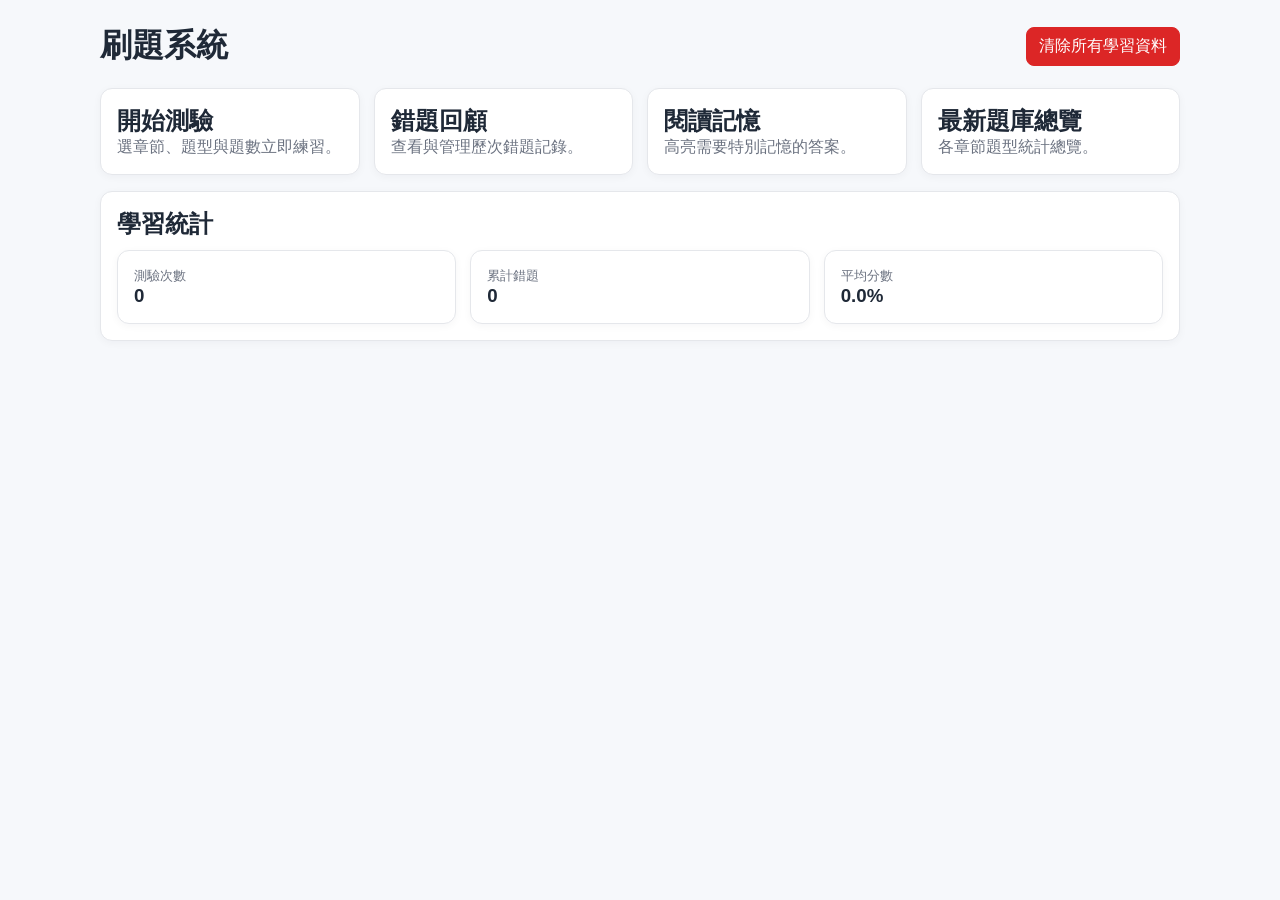
<file: index.html>
<!doctype html>
<html lang="zh-Hant">
  <head>
    <meta charset="UTF-8" />
    <meta name="viewport" content="width=device-width, initial-scale=1" />
    <title>刷題系統</title>
    <link rel="stylesheet" href="./styles.css" />
  </head>
  <body>
    <main class="container">
      <div class="header">
        <h1>刷題系統</h1>
        <button id="clearData" class="danger">清除所有學習資料</button>
      </div>

      <section class="grid nav" aria-label="功能導覽">
        <a class="card-link" href="./quiz.html"><article class="card"><h2>開始測驗</h2><p class="muted">選章節、題型與題數立即練習。</p></article></a>
        <a class="card-link" href="./review.html"><article class="card"><h2>錯題回顧</h2><p class="muted">查看與管理歷次錯題記錄。</p></article></a>
        <a class="card-link" href="./study.html"><article class="card"><h2>閱讀記憶</h2><p class="muted">高亮需要特別記憶的答案。</p></article></a>
        <a class="card-link" href="./page.html"><article class="card"><h2>最新題庫總覽</h2><p class="muted">各章節題型統計總覽。</p></article></a>
      </section>

      <section class="panel" style="margin-top:16px">
        <h2>學習統計</h2>
        <div class="grid stats" style="margin-top:10px">
          <article class="card"><p class="small muted">測驗次數</p><h3 id="attempts">0</h3></article>
          <article class="card"><p class="small muted">累計錯題</p><h3 id="wrongTotal">0</h3></article>
          <article class="card"><p class="small muted">平均分數</p><h3 id="avgScore">0%</h3></article>
        </div>
      </section>
    </main>

    <script src="./common.js"></script>
    <script src="./index.js"></script>
  </body>
</html>
</file>
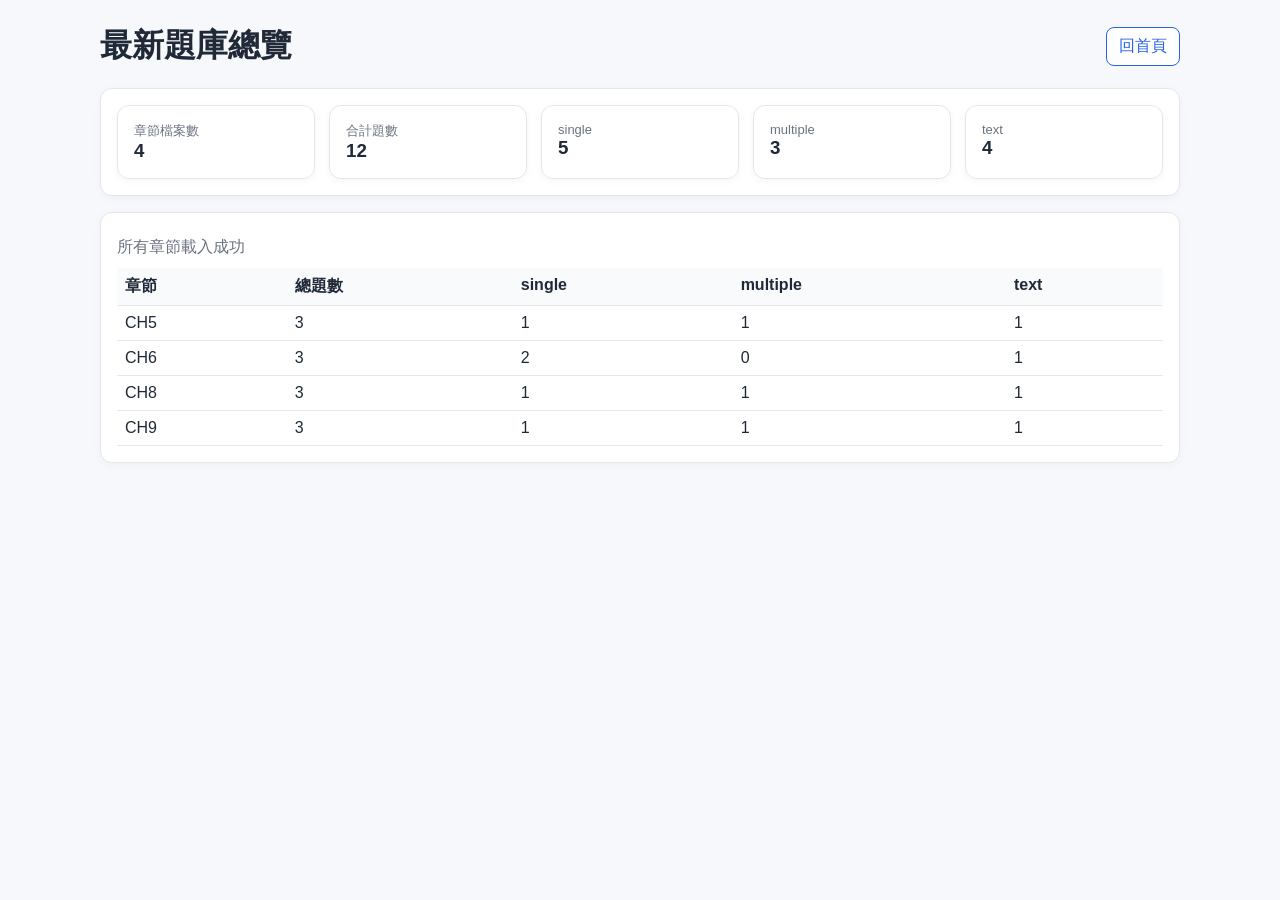
<file: page.html>
<!doctype html>
<html lang="zh-Hant">
  <head>
    <meta charset="UTF-8" />
    <meta name="viewport" content="width=device-width, initial-scale=1" />
    <title>最新題庫總覽</title>
    <link rel="stylesheet" href="./styles.css" />
  </head>
  <body>
    <main class="container">
      <div class="header">
        <h1>最新題庫總覽</h1>
        <a class="btn secondary" href="./index.html">回首頁</a>
      </div>

      <section class="panel">
        <div class="grid stats">
          <article class="card"><p class="small muted">章節檔案數</p><h3 id="chapterFiles">0</h3></article>
          <article class="card"><p class="small muted">合計題數</p><h3 id="totalQuestions">0</h3></article>
          <article class="card"><p class="small muted">single</p><h3 id="totalSingle">0</h3></article>
          <article class="card"><p class="small muted">multiple</p><h3 id="totalMultiple">0</h3></article>
          <article class="card"><p class="small muted">text</p><h3 id="totalText">0</h3></article>
        </div>
      </section>

      <section class="panel" style="margin-top:16px">
        <div id="overviewStatus" class="message"></div>
        <table class="table" style="margin-top:10px">
          <thead>
            <tr>
              <th>章節</th>
              <th>總題數</th>
              <th>single</th>
              <th>multiple</th>
              <th>text</th>
            </tr>
          </thead>
          <tbody id="overviewBody"></tbody>
        </table>
      </section>
    </main>

    <script src="./common.js"></script>
    <script src="./page.js"></script>
  </body>
</html>
</file>
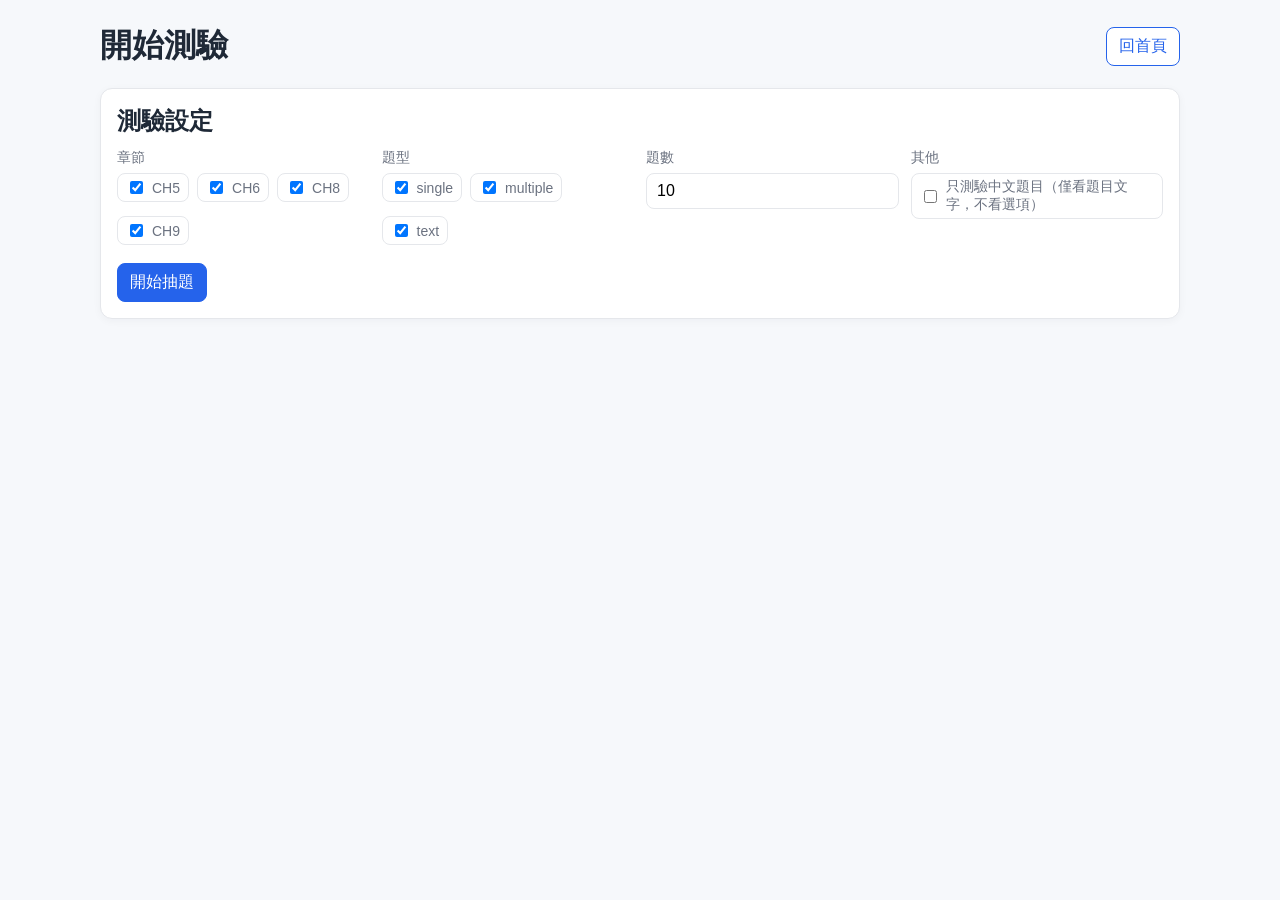
<file: quiz.html>
<!doctype html>
<html lang="zh-Hant">
  <head>
    <meta charset="UTF-8" />
    <meta name="viewport" content="width=device-width, initial-scale=1" />
    <title>開始測驗</title>
    <link rel="stylesheet" href="./styles.css" />
  </head>
  <body>
    <main class="container">
      <div class="header">
        <h1>開始測驗</h1>
        <a class="btn secondary" href="./index.html">回首頁</a>
      </div>

      <section class="panel">
        <h2>測驗設定</h2>
        <div class="controls" style="margin-top: 12px">
          <div>
            <label>章節</label>
            <div class="checkbox-group" id="chapterOptions"></div>
          </div>
          <div>
            <label>題型</label>
            <div class="checkbox-group" id="typeOptions"></div>
          </div>
          <div>
            <label for="questionCount">題數</label>
            <input type="number" id="questionCount" min="1" max="200" value="10" />
          </div>
          <div>
            <label>其他</label>
            <label class="checkbox-item"><input id="chineseOnly" type="checkbox" />只測驗中文題目（僅看題目文字，不看選項）</label>
          </div>
        </div>
        <div class="actions">
          <button id="startBtn">開始抽題</button>
          <span id="status" class="message"></span>
        </div>
      </section>

      <section class="panel" id="quizPanel" style="display:none; margin-top: 16px">
        <div class="header" style="margin-bottom: 8px">
          <h2>題目</h2>
          <button id="submitBtn">提交答案</button>
        </div>
        <div id="quizList" class="list"></div>
      </section>

      <section class="panel" id="resultPanel" style="display:none; margin-top:16px">
        <h2>結果</h2>
        <p id="resultSummary" style="margin-top:8px"></p>
        <div class="actions">
          <button id="retryBtn">再測一次</button>
          <a class="btn secondary" href="./review.html">看錯題</a>
        </div>
      </section>
    </main>

    <script src="./common.js"></script>
    <script src="./quiz.js"></script>
  </body>
</html>
</file>
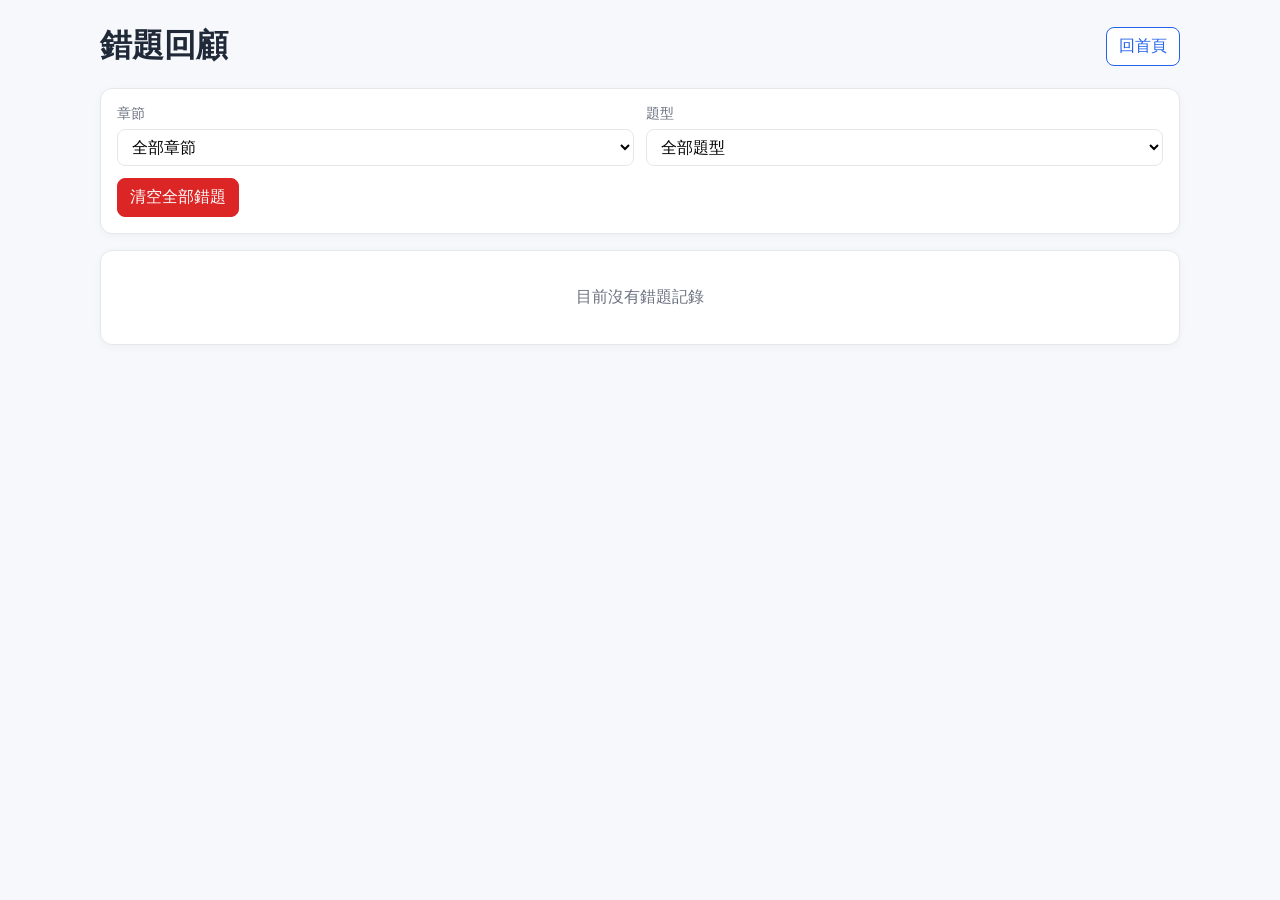
<file: review.html>
<!doctype html>
<html lang="zh-Hant">
  <head>
    <meta charset="UTF-8" />
    <meta name="viewport" content="width=device-width, initial-scale=1" />
    <title>錯題回顧</title>
    <link rel="stylesheet" href="./styles.css" />
  </head>
  <body>
    <main class="container">
      <div class="header">
        <h1>錯題回顧</h1>
        <a class="btn secondary" href="./index.html">回首頁</a>
      </div>

      <section class="panel">
        <div class="controls">
          <div>
            <label for="chapterFilter">章節</label>
            <select id="chapterFilter">
              <option value="all">全部章節</option>
            </select>
          </div>
          <div>
            <label for="typeFilter">題型</label>
            <select id="typeFilter">
              <option value="all">全部題型</option>
              <option value="single">single</option>
              <option value="multiple">multiple</option>
              <option value="text">text</option>
            </select>
          </div>
        </div>
        <div class="actions">
          <button id="clearWrong" class="danger">清空全部錯題</button>
        </div>
      </section>

      <section class="panel" style="margin-top:16px">
        <div id="wrongList" class="list"></div>
      </section>
    </main>

    <script src="./common.js"></script>
    <script src="./review.js"></script>
  </body>
</html>
</file>
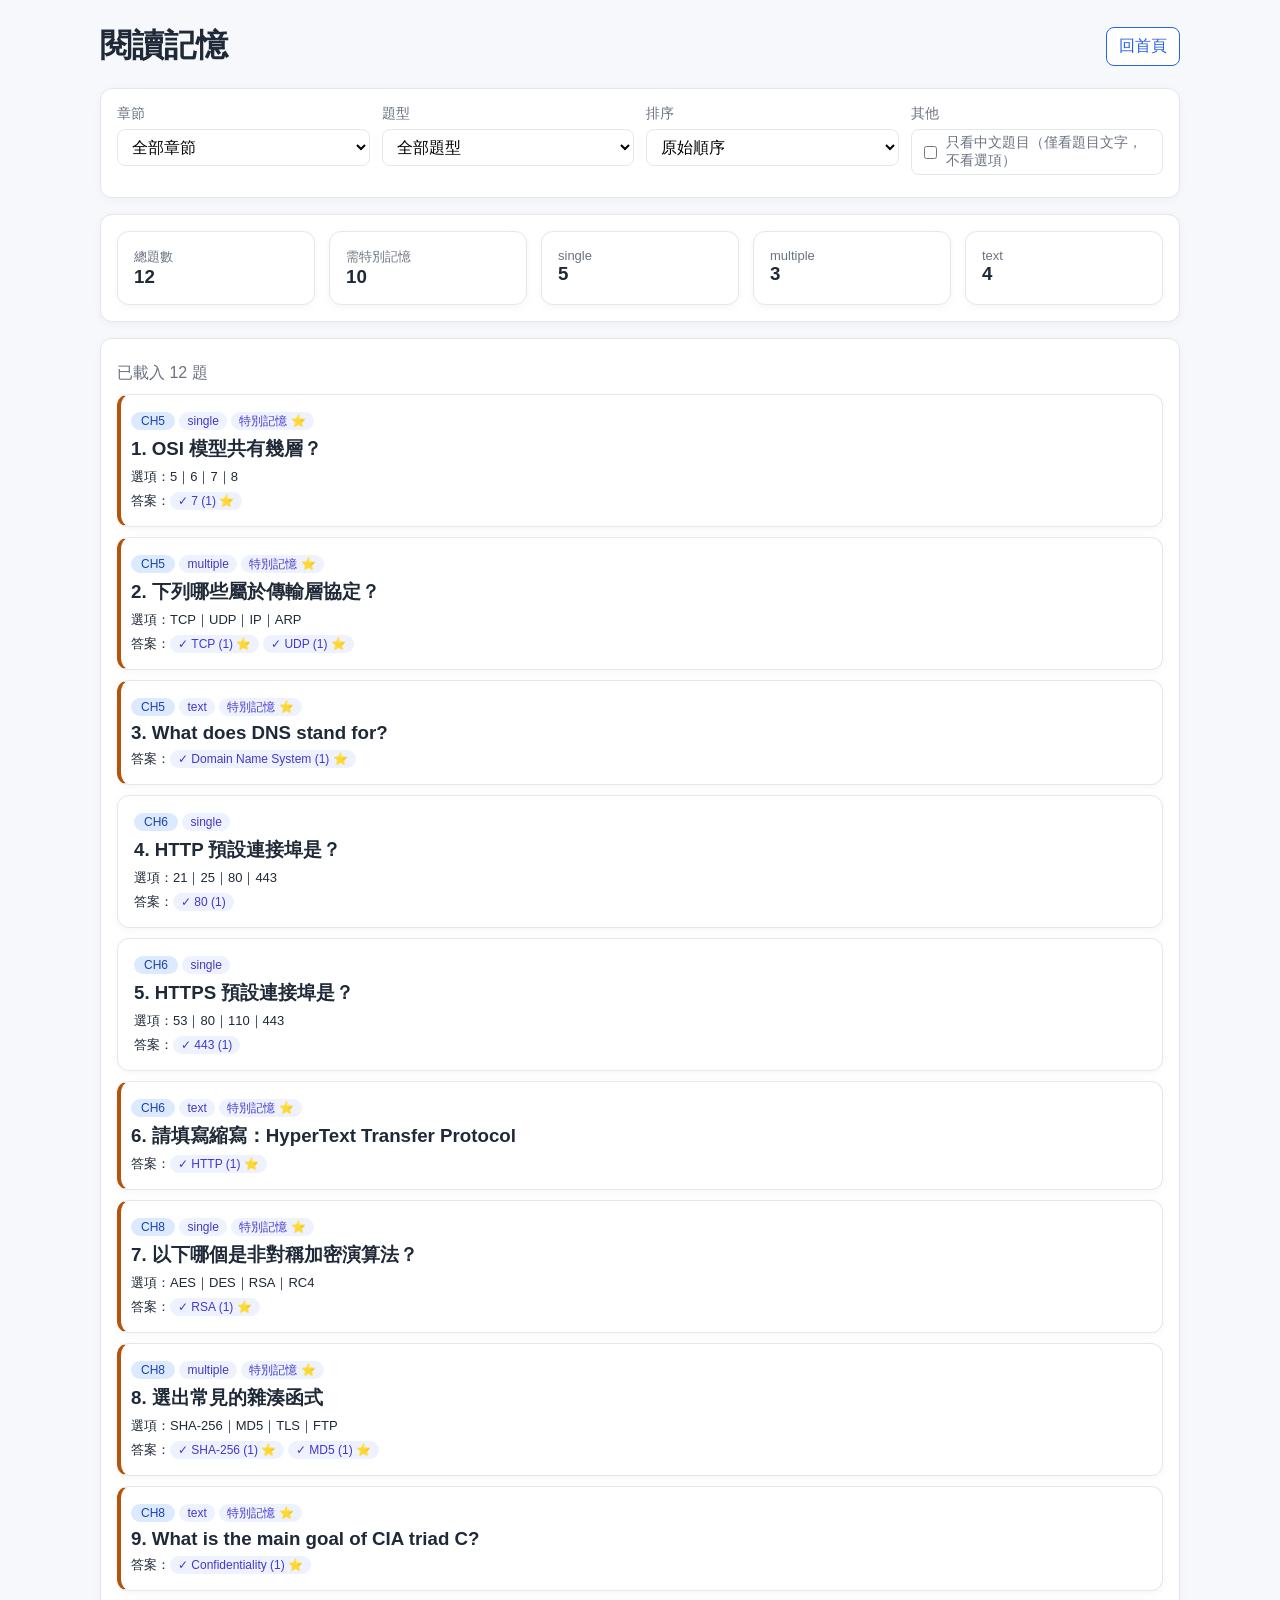
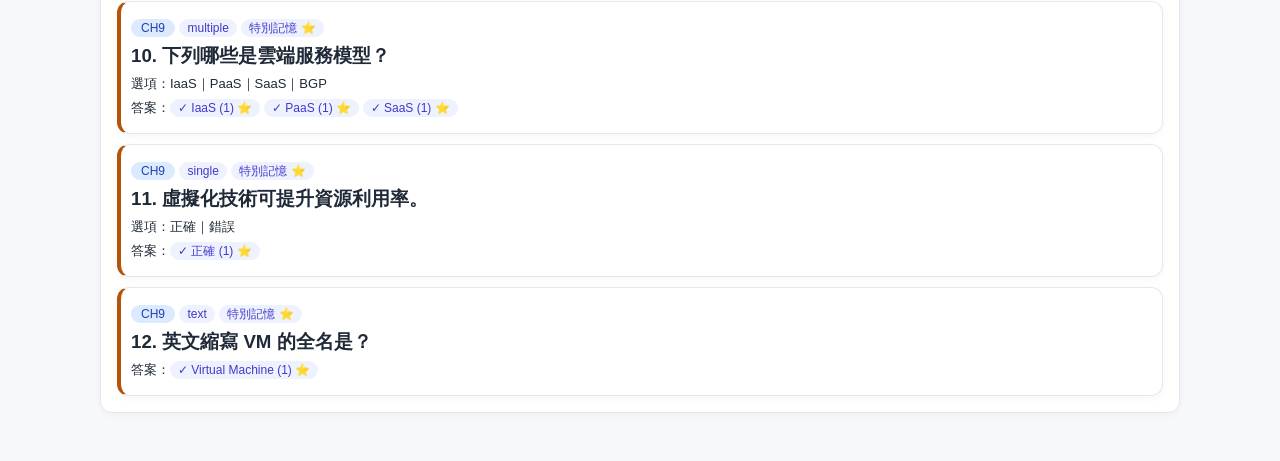
<file: study.html>
<!doctype html>
<html lang="zh-Hant">
  <head>
    <meta charset="UTF-8" />
    <meta name="viewport" content="width=device-width, initial-scale=1" />
    <title>閱讀記憶</title>
    <link rel="stylesheet" href="./styles.css" />
  </head>
  <body>
    <main class="container">
      <div class="header">
        <h1>閱讀記憶</h1>
        <a class="btn secondary" href="./index.html">回首頁</a>
      </div>

      <section class="panel">
        <div class="controls">
          <div>
            <label for="studyChapter">章節</label>
            <select id="studyChapter">
              <option value="all">全部章節</option>
            </select>
          </div>
          <div>
            <label for="studyType">題型</label>
            <select id="studyType">
              <option value="all">全部題型</option>
              <option value="single">single</option>
              <option value="multiple">multiple</option>
              <option value="text">text</option>
            </select>
          </div>
          <div>
            <label for="sortMode">排序</label>
            <select id="sortMode">
              <option value="original">原始順序</option>
              <option value="answerFrequency">答案重複次數（高到低）</option>
            </select>
          </div>
          <div>
            <label>其他</label>
            <label class="checkbox-item"><input id="studyChineseOnly" type="checkbox" />只看中文題目（僅看題目文字，不看選項）</label>
          </div>
        </div>
      </section>

      <section class="panel" style="margin-top:16px">
        <div class="grid stats">
          <article class="card"><p class="small muted">總題數</p><h3 id="statTotal">0</h3></article>
          <article class="card"><p class="small muted">需特別記憶</p><h3 id="statHighlight">0</h3></article>
          <article class="card"><p class="small muted">single</p><h3 id="statSingle">0</h3></article>
          <article class="card"><p class="small muted">multiple</p><h3 id="statMultiple">0</h3></article>
          <article class="card"><p class="small muted">text</p><h3 id="statText">0</h3></article>
        </div>
      </section>

      <section class="panel" style="margin-top:16px">
        <div id="studyStatus" class="message"></div>
        <div id="studyList" class="list" style="margin-top:10px"></div>
      </section>
    </main>

    <script src="./common.js"></script>
    <script src="./study.js"></script>
  </body>
</html>
</file>
<file: styles.css>
:root {
  --bg: #f6f8fb;
  --surface: #ffffff;
  --primary: #2563eb;
  --primary-soft: #dbeafe;
  --danger: #dc2626;
  --text: #1f2937;
  --muted: #6b7280;
  --ok: #15803d;
  --warn: #b45309;
  --border: #e5e7eb;
}

* {
  box-sizing: border-box;
}

body {
  margin: 0;
  font-family: -apple-system, BlinkMacSystemFont, "Segoe UI", Roboto, "Noto Sans TC", Arial, sans-serif;
  color: var(--text);
  background: var(--bg);
}

.container {
  width: min(1080px, 92vw);
  margin: 24px auto 48px;
}

.header {
  display: flex;
  flex-wrap: wrap;
  gap: 12px;
  justify-content: space-between;
  align-items: center;
  margin-bottom: 20px;
}

h1,
h2,
h3,
p {
  margin: 0;
}

.card,
.panel {
  background: var(--surface);
  border: 1px solid var(--border);
  border-radius: 12px;
  padding: 16px;
  box-shadow: 0 2px 8px rgba(15, 23, 42, 0.04);
}

.grid {
  display: grid;
  gap: 14px;
}

.grid.nav {
  grid-template-columns: repeat(auto-fit, minmax(200px, 1fr));
}

.grid.stats {
  grid-template-columns: repeat(auto-fit, minmax(160px, 1fr));
}

a.card-link {
  text-decoration: none;
  color: inherit;
  display: block;
  transition: transform 0.15s ease, box-shadow 0.15s ease;
}

a.card-link:hover {
  transform: translateY(-2px);
  box-shadow: 0 8px 20px rgba(37, 99, 235, 0.14);
}

.badge {
  display: inline-block;
  border-radius: 999px;
  padding: 2px 10px;
  font-size: 12px;
  background: var(--primary-soft);
  color: #1e40af;
}

.controls {
  display: grid;
  gap: 12px;
  grid-template-columns: repeat(auto-fit, minmax(180px, 1fr));
}

label {
  display: block;
  font-size: 14px;
  color: var(--muted);
  margin-bottom: 6px;
}

input[type="number"],
input[type="text"],
select {
  width: 100%;
  border: 1px solid var(--border);
  border-radius: 8px;
  padding: 8px 10px;
  font: inherit;
  background: #fff;
}

.checkbox-group,
.radio-group {
  display: flex;
  flex-wrap: wrap;
  gap: 8px;
}

.checkbox-item,
.radio-item {
  display: inline-flex;
  gap: 6px;
  align-items: center;
  padding: 4px 8px;
  border: 1px solid var(--border);
  border-radius: 8px;
  background: #fff;
}

.actions {
  display: flex;
  gap: 8px;
  flex-wrap: wrap;
  margin-top: 12px;
}

button,
.btn {
  border: 1px solid var(--primary);
  background: var(--primary);
  color: #fff;
  border-radius: 8px;
  padding: 8px 12px;
  cursor: pointer;
  font: inherit;
  text-decoration: none;
}

button.secondary,
.btn.secondary {
  background: #fff;
  color: var(--primary);
}

button.danger {
  background: var(--danger);
  border-color: var(--danger);
}

button:disabled {
  opacity: 0.6;
  cursor: not-allowed;
}

.muted {
  color: var(--muted);
}

.message {
  margin-top: 8px;
  color: var(--muted);
}

.question-card {
  margin-bottom: 10px;
}

.question-card.correct {
  border-color: #86efac;
  background: #f0fdf4;
}

.question-card.wrong {
  border-color: #fca5a5;
  background: #fef2f2;
}

.answer-note {
  margin-top: 8px;
  font-size: 14px;
}

.answer-note.ok {
  color: var(--ok);
}

.answer-note.wrong {
  color: var(--danger);
}

.list {
  display: grid;
  gap: 10px;
}

.small {
  font-size: 13px;
}

.empty {
  padding: 20px;
  text-align: center;
  color: var(--muted);
}

.tag {
  background: #eef2ff;
  color: #4338ca;
  border-radius: 999px;
  padding: 2px 8px;
  font-size: 12px;
}

.highlight {
  border-left: 4px solid var(--warn);
  padding-left: 10px;
}

.table {
  width: 100%;
  border-collapse: collapse;
}

.table th,
.table td {
  border-bottom: 1px solid var(--border);
  padding: 8px;
  text-align: left;
  vertical-align: top;
}

.table th {
  background: #f8fafc;
}

.error {
  color: var(--danger);
}

@media (max-width: 640px) {
  .container {
    width: 94vw;
  }

  .table {
    font-size: 13px;
  }
}
</file>
